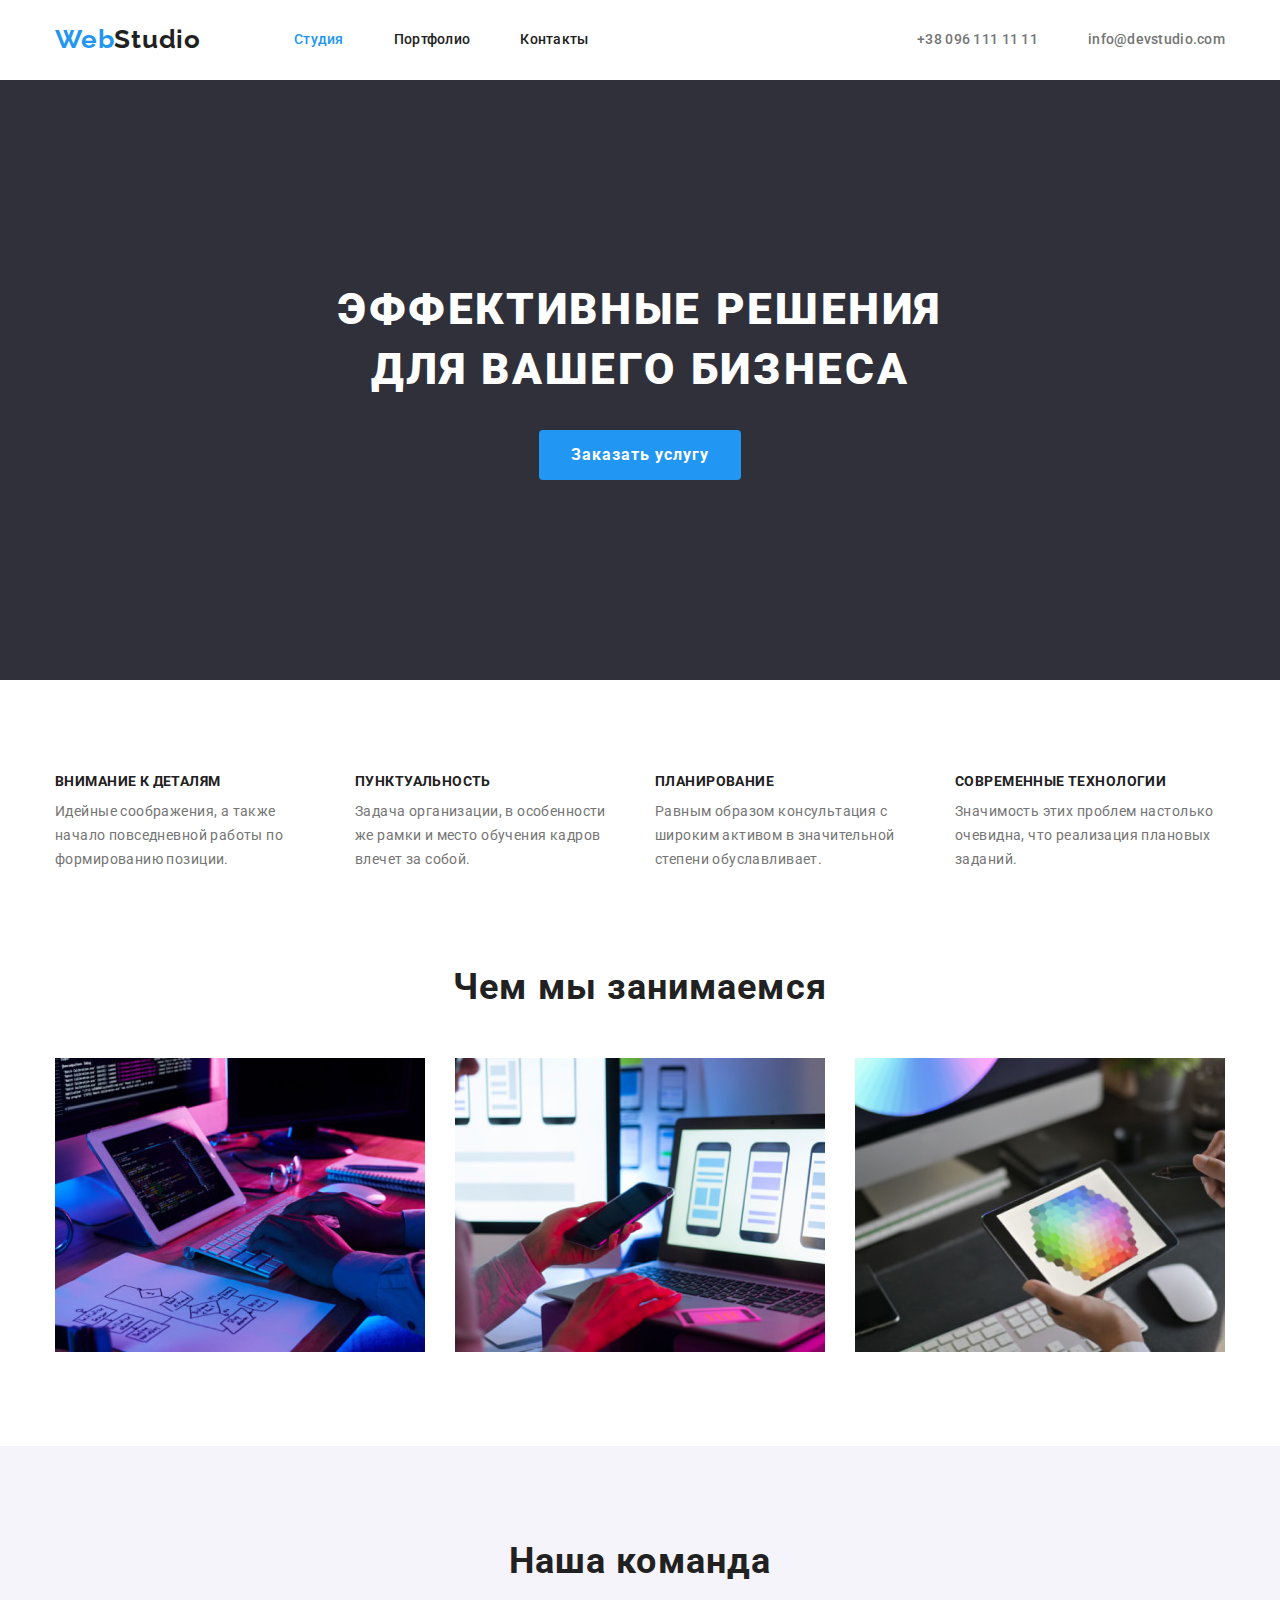
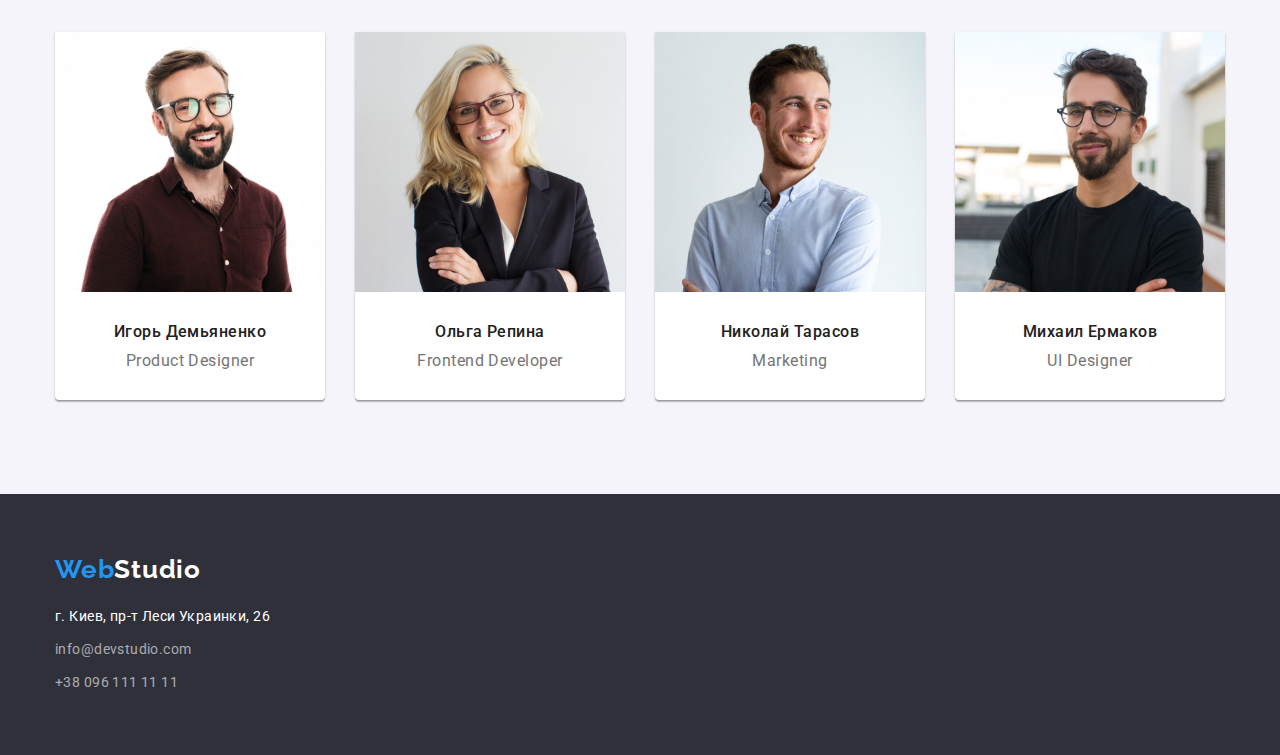
<file: index.html>
<!DOCTYPE html>
<html lang="ru">

<head>
    <meta charset="UTF-8" />
    <meta name="viewport" content="width=device-width, initial-scale=1.0" />
    <title>WebStudio</title>
    <link href="https://fonts.googleapis.com/css2?family=Roboto:wght@400;500;700;900&display=swap" rel="stylesheet">
    <link rel="stylesheet"
        href="https://cdnjs.cloudflare.com/ajax/libs/modern-normalize/1.0.0/modern-normalize.min.css" />
    <link rel="stylesheet" href="./css/primary.css">
    <link rel="stylesheet" href="./css/style.css">
</head>

<body>
    <!-- Шапка сайта -->
    <header>
        <div class="header container flex">
            <!-- Навигация по сайту -->
            <nav class="flex">
                <a class="logo-head link" href="./index.html" lang="en"><span class="logo-blue">Web</span>Studio</a>
                <ul class="headnav list flex">
                    <li class="li-item"><a class="current link" href="./index.html">Студия</a></li>
                    <li class="li-item"><a class="link" href="./portfolio.html" target="_blank">Портфолио</a></li>
                    <li class="li-item"><a class="link" href="#contacts">Контакты</a></li>
                </ul>
            </nav>
            <!-- Контакты -->
            <ul class="contacts list flex">
                <li class="li-item"><a class="link" href="tel:+380961111111">+38 096 111 11 11</a></li>
                <li class="li-item"><a class="link" href="mailto:info@devstudio.com">info@devstudio.com</a></li>
            </ul>
        </div>
    </header>
    <!-- Уникальный контент страницы веб студии -->
    <main>
        <!-- Герой -->
        <article class="hero">
            <div class="container">
                <h1>Эффективные решения для вашего бизнеса</h1>
                <button class="button" type="button">Заказать услугу</button>
            </div>
        </article>
        <!-- Раздел особенности -->
        <section class="features" id="studio">
            <div class="container">
                <h2 class="invisible">Особенности</h2>
                <ul class="list">
                    <li class="li-item">
                        <h3>Внимание к деталям</h3>
                        <p>
                            Идейные соображения, а также начало повседневной работы по
                            формированию позиции.
                        </p>
                    </li>
                    <li class="li-item">
                        <h3>Пунктуальность</h3>
                        <p>
                            Задача организации, в особенности же рамки и место обучения кадров
                            влечет за собой.
                        </p>
                    </li>
                    <li class="li-item">
                        <h3>Планирование</h3>
                        <p>
                            Равным образом консультация с широким активом в значительной
                            степени обуславливает.
                        </p>
                    </li>
                    <li class="li-item">
                        <h3>Современные технологии</h3>
                        <p>
                            Значимость этих проблем настолько очевидна, что реализация
                            плановых заданий.
                        </p>
                    </li>
                </ul>
            </div>
        </section>
        <!-- Раздел с перечнем услуг -->
        <section class="inside-section">
            <div class="container">
                <h2 class="section-title">Чем мы занимаемся</h2>
                <ul class="list">
                    <li class="li-item">
                        <a class="link" href="">
                            <img src="./images/activity_1.jpg" alt="Вёрстка макета" width="370" height="294" />
                        </a>
                    </li>
                    <li class="li-item">
                        <a class="link" href="">
                            <img src="./images/activity_2.jpg" alt="Фронт-энд разработка" width="370" height="294" />
                        </a>
                    </li>
                    <li class="li-item">
                        <a class="link" href="">
                            <img src="./images/activity_3.jpg" alt="Подбор палитры цветов" width="370" height="294" />
                        </a>
                    </li>
                </ul>
            </div>
        </section>
        <!-- Раздел команда -->
        <section class="section team">
            <div class="container">
                <h2 class="section-title">Наша команда</h2>
                <ul class="list">
                    <li class="li-item">
                        <a class="link" href="">
                            <img src="./images/team_1.jpg" alt="Фото Игоря Демьяненко" width="270" height="260" />
                            <h3>Игорь Демьяненко</h3>
                            <p lang="en">Product Designer</p>
                        </a>
                    </li>
                    <li class="li-item">
                        <a class="link" href="">
                            <img src="./images/team_2.jpg" alt="Фото Ольги Репиной" width="270" height="260" />
                            <h3>Ольга Репина</h3>
                            <p lang="en">Frontend Developer</p>
                        </a>
                    </li>
                    <li class="li-item">
                        <a class="link" href="">
                            <img src="./images/team_3.jpg" alt="Фото Николая Тарасова" width="270" height="260" />
                            <h3>Николай Тарасов</h3>
                            <p lang="en">Marketing</p>
                        </a>
                    </li>
                    <li class="li-item">
                        <a class="link" href="">
                            <img src="./images/team_4.jpg" alt="Фото Михаила Ермакова" width="270" height="260" />
                            <h3>Михаил Ермаков</h3>
                            <p lang="en">UI Designer</p>
                        </a>
                    </li>

                </ul>
            </div>
        </section>
    </main>
    <!-- Подвал сайта -->
    <footer class="footer-box" id="contacts">
        <div class="container">
            <a class="logo-foot link" href="./index.html" lang="en"><span class="logo-blue">Web</span>Studio</a>
            <!-- Адрес -->
            <address>
                <ul class="list">
                    <li class="li-item">
                        <a class="address link" href="https://goo.gl/maps/wrcbKTxBAtDXzAa49" target="_blank"
                            rel="noopener noreferer">г. Киев,
                            пр-т Леси Украинки, 26</a>
                    </li>
                    <li class="li-item"><a class="info link" href="mailto:info@devstudio.com">info@devstudio.com</a>
                    </li>
                    <li class="li-item"><a class="info link last-link" href="tel:+380961111111">+38 096 111 11 11</a>
                    </li>
                </ul>
            </address>
        </div>
    </footer>
</body>

</html>
</file>
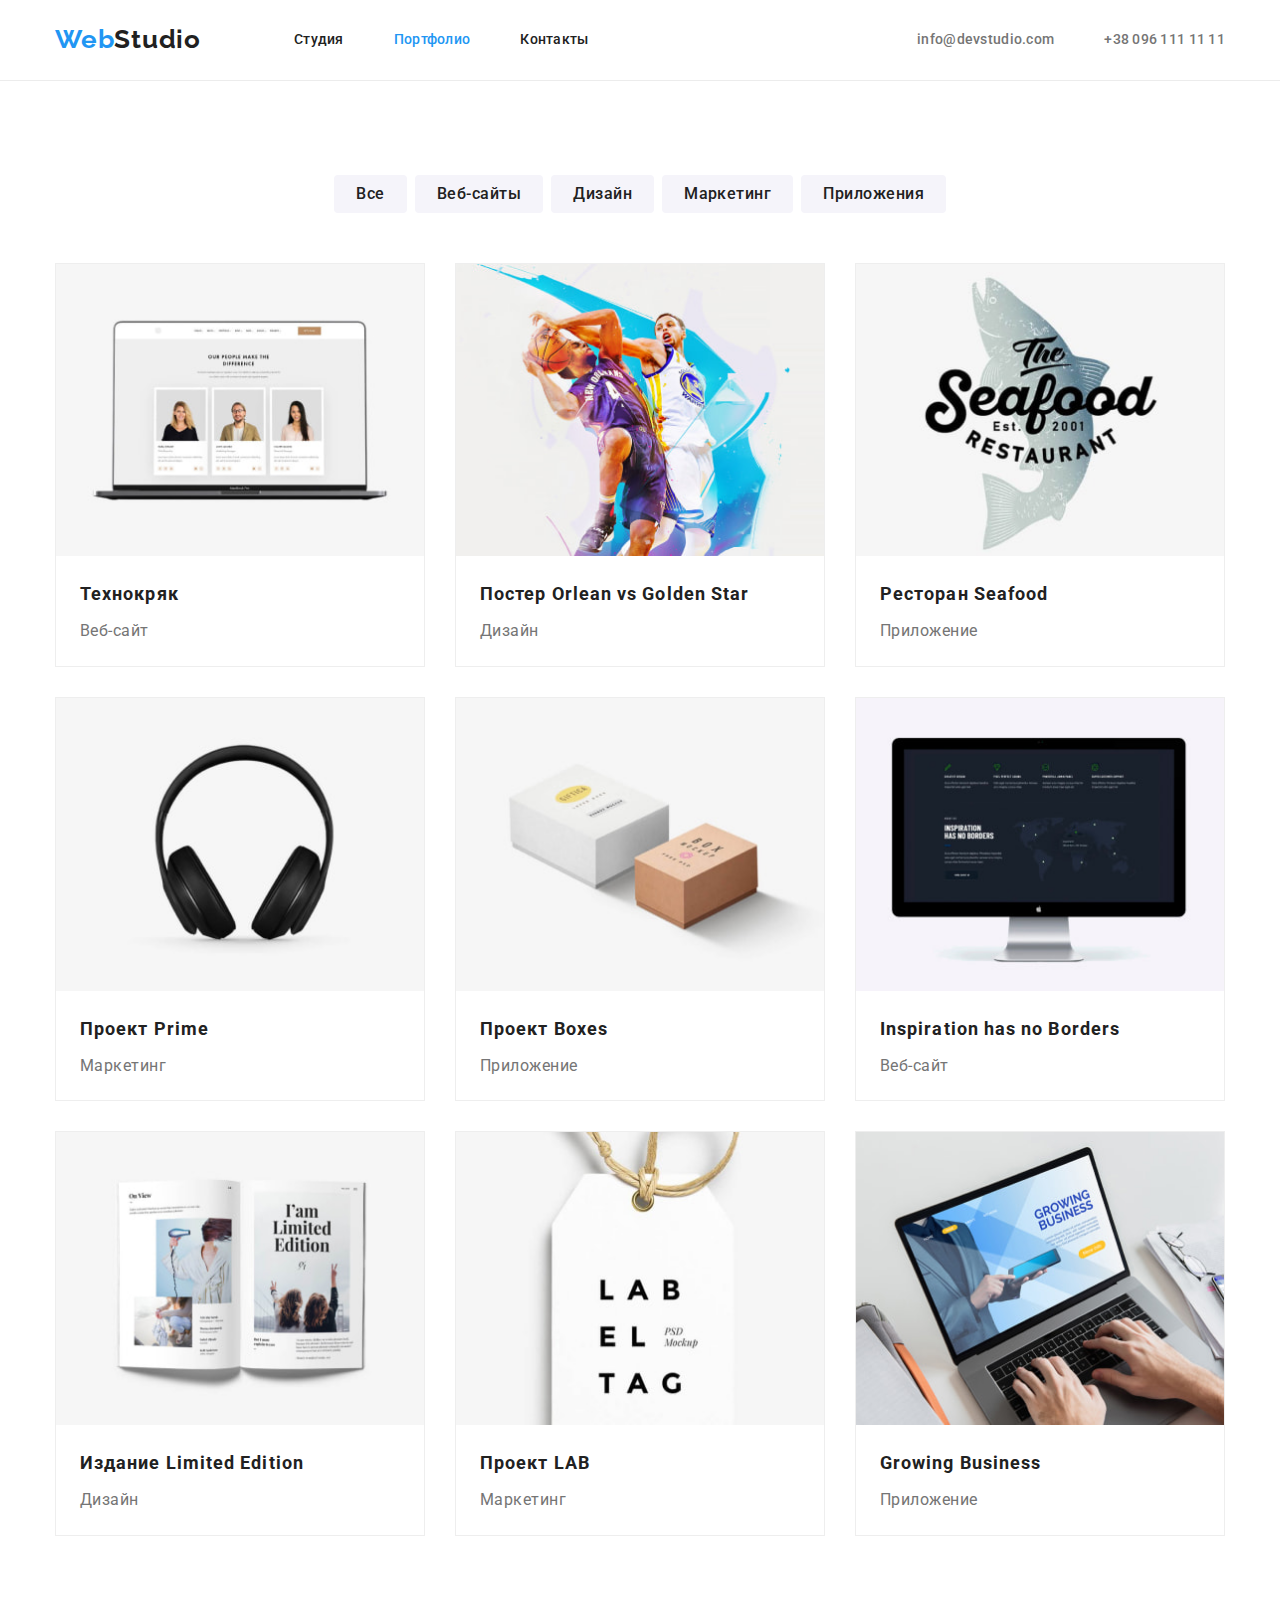
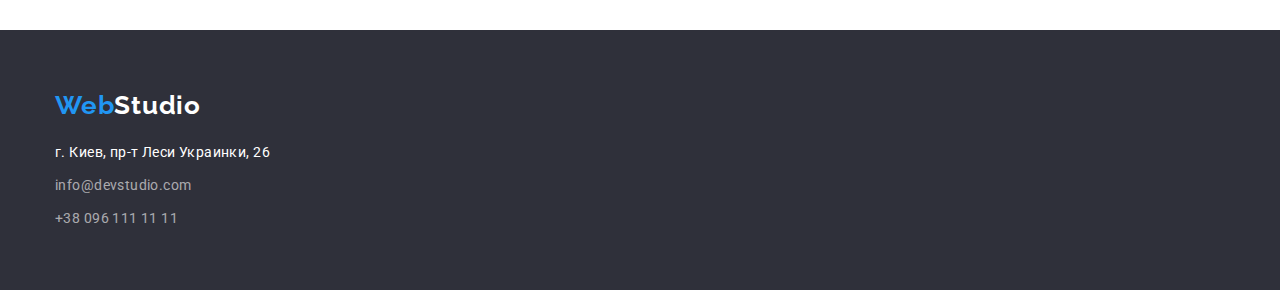
<file: portfolio.html>
<!DOCTYPE html>
<html lang="ru">

<head>
    <meta charset="UTF-8">
    <meta name="viewport" content="width=device-width, initial-scale=1.0">
    <title>Portfolio</title>
    <link href="https://fonts.googleapis.com/css2?family=Roboto:wght@400;500;700;900&display=swap" rel="stylesheet">
    <link rel="stylesheet"
        href="https://cdnjs.cloudflare.com/ajax/libs/modern-normalize/1.0.0/modern-normalize.min.css" />
    <link rel="stylesheet" href="./css/primary.css">
    <link rel="stylesheet" href="./css/style.css">
</head>

<body>
    <!-- Шапка сайта -->
    <header class="head-line">
        <div class="header container flex">
            <!-- Навигация -->
            <nav class="flex">
                <a class="logo-head link" href="./index.html" lang="en"><span class="logo-blue">Web</span>Studio</a>
                <ul class="headnav list flex">
                    <li class="li-item"><a class="link" href="./index.html" target="_blank">Студия</a></li>
                    <li class="li-item"><a class="current link" href="./portfolio.html">Портфолио</a></li>
                    <li class="li-item"><a class="link" href="#contacts">Контакты</a></li>
                </ul>
            </nav>
            <!-- Контакты -->
            <ul class="contacts list flex">
                <li class="li-item"><a class="link" href="mailto:info@devstudio.com">info@devstudio.com</a></li>
                <li class="li-item"><a class="link" href="tel:+380961111111">+38 096 111 11 11</a></li>
            </ul>
        </div>
    </header>
    <!-- Уникальный контент страницы портфолио-->
    <main>
        <div class="section">
            <h1 class="invisible">Портфолио Веб Студии</h1>
            <!-- Раздел фильтр -->
            <section class="filter">
                <div class="container">
                    <h2 hidden>Фильтр работ</h2>
                    <!-- Перечень фильтров работ -->
                    <ul class="list">
                        <li class="li-item"><button class="button" type="button">Все</button></li>
                        <li class="li-item"><button class="button" type="button">Веб-сайты</button></li>
                        <li class="li-item"><button class="button" type="button">Дизайн</button></li>
                        <li class="li-item"><button class="button" type="button">Маркетинг</button></li>
                        <li class="li-item"><button class="button" type="button">Приложения</button></li>
                    </ul>
                </div>
            </section>
            <!-- Раздел проекты -->
            <section class="projects">
                <div class="container">
                    <h2 class="invisible">Проекты</h2>
                    <!-- Список проектов -->
                    <ul class="list">
                        <li class="li-item">
                            <a class="link" href="">
                                <img src="./images/portfolio_1.jpg" alt="Изображение стартовой страницы сайта Технокряк"
                                    width="370" height="294">
                                <h3>Технокряк</h3>
                                <p>Веб-сайт</p>
                            </a>
                        </li>
                        <li class="li-item">
                            <a class="link" href="">
                                <img src="./images/portfolio_2.jpg" alt="Постер с изображением баскетболистов"
                                    width="370" height="294">
                                <h3>Постер <span lang="en">Orlean vs Golden Star</span> </h3>
                                <p>Дизайн</p>
                            </a>
                        </li>
                        <li class="li-item">
                            <a class="link" href="">
                                <img src="./images/portfolio_3.jpg" alt="Изображение рекламы ресторана" width="370"
                                    height="294">
                                <h3>Ресторан <span lang="en">Seafood</span></h3>
                                <p>Приложение</p>
                            </a>
                        </li>
                        <li class="li-item">
                            <a class="link" href="">
                                <img src="./images/portfolio_4.jpg" alt="Изображение наушников Prime" width="370"
                                    height="294">
                                <h3>Проект <span lang="en">Prime</span></h3>
                                <p>Маркетинг</p>
                            </a>
                        </li>
                        <li class="li-item">
                            <a class="link" href="">
                                <img src="./images/portfolio_5.jpg" alt="Изображение проекта Boxes" width="370"
                                    height="294">
                                <h3>Проект <span lang="en">Boxes</span></h3>
                                <p>Приложение</p>
                            </a>
                        </li>
                        <li class="li-item">
                            <a class="link" href="">
                                <img src="./images/portfolio_6.jpg" alt="Изображение сайта Inspiration has no Borders"
                                    width="370" height="294">
                                <h3 lang="en">Inspiration has no Borders</h3>
                                <p>Веб-сайт</p>
                            </a>
                        </li>
                        <li class="li-item">
                            <a class="link" href="">
                                <img src="./images/portfolio_7.jpg" alt="Изображение дизайна журнала" width="370"
                                    height="294">
                                <h3>Издание <span lang="en">Limited Edition</span></h3>
                                <p>Дизайн</p>
                            </a>
                        </li>
                        <li class="li-item">
                            <a class="link" href="">
                                <img src="./images/portfolio_8.jpg" alt="Рекламный проект LAB" width="370" height="294">
                                <h3>Проект <span lang="en">LAB</span></h3>
                                <p>Маркетинг</p>
                            </a>
                        </li>
                        <li class="li-item">
                            <a class="link" href="">
                                <img src="./images/portfolio_9.jpg" alt="Изображение приложения Growing Business"
                                    width="370" height="294">
                                <h3 lang="en">Growing Business</h3>
                                <p>Приложение</p>
                            </a>
                        </li>
                    </ul>
                </div>
            </section>
        </div>
    </main>
    <!-- Подвал страницы -->
    <footer class="footer-box" id="contacts">
        <div class="container">
            <a class="logo-foot link" href="./index.html" lang="en"><span class="logo-blue">Web</span>Studio</a>
            <!-- Адрес -->
            <address>
                <ul class="list">
                    <li class="li-item">
                        <a class="address link" href="https://goo.gl/maps/wrcbKTxBAtDXzAa49" target="_blank"
                            rel="noopener noreferer">г. Киев,
                            пр-т Леси Украинки, 26</a>
                    </li>
                    <li class="li-item"><a class="info link" href="mailto:info@devstudio.com">info@devstudio.com</a>
                    </li>
                    <li class="li-item"><a class="info link last-link" href="tel:+380961111111">+38 096 111 11 11</a>
                    </li>
                </ul>
            </address>
        </div>
    </footer>
</body>

</html>
</file>
<file: css/primary.css>
/* Подключение шрифта из папки */
@font-face {
  font-family: 'Raleway';
  font-style: normal;
  font-weight: 700;
  src: url('../fonts/raleway/raleway-v18-latin-700.eot');
  src: local(''),
    url('../fonts/raleway/raleway-v18-latin-700.eot?#iefix')
      format('embedded-opentype'),
    url('../fonts/raleway/raleway-v18-latin-700.woff2') format('woff2'),
    url('../fonts/raleway/raleway-v18-latin-700.woff') format('woff'),
    url('../fonts/raleway/raleway-v18-latin-700.ttf') format('truetype'),
    url('../fonts/raleway/raleway-v18-latin-700.svg#Raleway') format('svg');
}

/* Делаем картинки блочными */
img {
  display: block;
  max-width: 100%;
  height: auto;
}

/* Палитра цветов */
:root {
  --main-color: #757575;
  --heading-color: #212121;
  --active-color: #2196f3;
  --secondary-color: #ffffff;
  --footer-color: rgba(255, 255, 255, 0.6);
  --background: #2f303a;
  --light-background: #f5f4fa;
  --line-header: #ececec;
  --light-line: #eeeeee;
}

/* Типография */
h1,
h2,
h3,
h4,
h5,
h6 {
  color: var(--heading-color);
  margin: 0;
  padding: 0;
}

.invisible {
  position: absolute !important;
  clip: rect(1px 1px 1px 1px);
  clip: rect(1px, 1px, 1px, 1px);
  padding: 0 !important;
  border: 0 !important;
  height: 1px !important;
  width: 1px !important;
  overflow: hidden;
}

/* Убрать подчёркивания у ссылок */
.link {
  text-decoration: none;
}

/* Убрать маркировку списков */
.list {
  list-style: none;
  margin: 0;
  padding: 0;
}

/* Задаём ширину остовного контейнера */
.container {
  width: 1200px;
  padding-left: 15px;
  padding-right: 15px;
  margin-left: auto;
  margin-right: auto;
}

/* Стиль хэдера */
.header {
  padding-top: 24px;
  padding-bottom: 25px;
}

.flex {
  display: flex;
  align-items: center;
}

.headnav .li-item + .li-item {
  margin-left: 50px;
}

.headnav {
  margin-left: 93px;
}

.contacts .li-item + .li-item {
  margin-left: 50px;
}

.contacts {
  margin-left: auto;
}

.head-line {
  border-bottom: 1px solid var(--line-header);
}

/* Основные стили */
body {
  background-color: var(--secondary-color);
  color: var(--main-color);

  font-family: 'Roboto', sans-serif;
  font-size: 14px;
  line-height: 1.71;
  letter-spacing: 0.03em;
}

/* Логотип шапки*/
.logo-head {
  color: var(--heading-color);
  font-family: 'Raleway', sans-serif;
  font-weight: 700;
  font-size: 26px;
  line-height: 1.19;
  letter-spacing: 0.03em;
}

.logo-blue {
  color: var(--active-color);
}

/* Логотип футера */
.logo-foot {
  display: inline-block;
  margin-bottom: 20px;
  color: var(--secondary-color);
  font-family: 'Raleway', sans-serif;
  font-weight: 700;
  font-size: 26px;
  line-height: 1.19;
  letter-spacing: 0.03em;
}

/* Стили для шапки */
.headnav .link {
  color: var(--heading-color);
  font-weight: 500;
  line-height: 1.14;
  letter-spacing: 0.02em;
}

.headnav .link:hover,
.headnav .link:focus {
  color: var(--active-color);
}

.contacts .link {
  color: var(--main-color);
  font-weight: 500;
  line-height: 1.14;
  letter-spacing: 0.02em;
}

.contacts .link:hover,
.contacts .link:focus {
  color: var(--active-color);
}

.headnav .current {
  color: var(--active-color);
}

/* Стили для подвала */
.footer-box {
  background-color: var(--background);
  padding-top: 60px;
  padding-bottom: 60px;
}

.address {
  color: var(--secondary-color);
}

.info {
  color: var(--footer-color);
}

/* Стили для адреса в футере */
.footer-box .list {
  display: inline-block;
  font-style: normal;
  font-size: 14px;
  line-height: 1.71;
  letter-spacing: 0.03em;
}

.footer-box .li-item + .li-item {
  margin-top: 9px;
}

.address:hover,
.address:focus,
.info:hover,
.info:focus {
  color: var(--active-color);
}
</file>
<file: css/style.css>
/* Стили для первой страницы */
.hero {
  background-color: var(--background);
  text-align: center;
  height: 600px;
  display: flex;
  align-items: center;
}

/* Внутренние отступы секций */
.section {
  padding-top: 94px;
  padding-bottom: 94px;
}

.inside-section {
  margin-top: 94px;
  padding-bottom: 94px;
}

/* Стиль перевого заголовка в герое */
.hero h1 {
  max-width: 696px;
  margin-left: auto;
  margin-right: auto;
  color: var(--secondary-color);
  font-weight: 900;
  font-size: 44px;
  line-height: 1.36;
  letter-spacing: 0.06em;
  text-transform: uppercase;
}

/* Стилизация кнопки в герое */
.hero .button {
  display: inline-block;
  border-radius: 4px;
  padding: 10px 32px;
  margin-top: 30px;
  font-family: 'Roboto', sans-serif;
  color: var(--secondary-color);
  background-color: var(--active-color);
  border: none;
  font-weight: 700;
  font-size: 16px;
  line-height: 1.87;
  letter-spacing: 0.06em;
  text-align: center;
}

/* Стили заголовков №2 */
.section-title {
  margin-bottom: 50px;
  font-weight: 700;
  font-size: 36px;
  line-height: 1.17;
  text-align: center;
  letter-spacing: 0.03em;
}

/* Стиль заголовкам раздела особенности */

.features {
  padding-top: 94px;
}

.features h3 {
  font-weight: 700;
  font-size: 14px;
  line-height: 1.14;
  letter-spacing: 0.03em;
  text-transform: uppercase;
}

.features p,
.team p {
  margin-top: 10px;
  margin-bottom: 0px;
}

.features .li-item {
  max-width: 270px;
}

.features .list {
  display: flex;
  flex-wrap: wrap;
}

.features .li-item {
  width: calc((100% - 90px) / 4);
}

.features .li-item:not(:nth-child(4n)) {
  margin-right: 30px;
}

.features .li-item:not(:nth-last-child(-n + 4)) {
  margin-bottom: 30px;
}

/* Раздел чем мы занимаемся */
.inside-section .list {
  display: flex;
  flex-wrap: wrap;
}

.inside-section .li-item:not(:nth-child(3n)) {
  margin-right: 30px;
}

.inside-section .li-item:not(:nth-last-child(-n + 3)) {
  margin-bottom: 30px;
}

/* Стили для раздела наша команда */
.team {
  background-color: var(--light-background);
}
.team .list {
  display: flex;
  flex-wrap: wrap;
  align-items: flex-start;
}

.team .li-item {
  background: var(--secondary-color);
  box-shadow: 0px 1px 3px rgba(0, 0, 0, 0.12), 0px 1px 1px rgba(0, 0, 0, 0.14),
    0px 2px 1px rgba(0, 0, 0, 0.2);
  border-radius: 0px 0px 4px 4px;
  width: calc((100% - 90px) / 4);
}

.team .li-item:not(:nth-child(4n)) {
  margin-right: 30px;
}

.team .li-item:not(:nth-last-child(-n + 4)) {
  margin-bottom: 30px;
}

.team h3 {
  font-weight: 500;
  font-size: 16px;
  line-height: 1.19;
  text-align: center;
  letter-spacing: 0.03em;
  margin-top: 30px;
  margin-bottom: 10px;
}

.team p {
  color: var(--main-color);
  font-size: 16px;
  line-height: 1.19;
  text-align: center;
  letter-spacing: 0.03em;
  margin-bottom: 30px;
}

/* Стили для второй страницы - портфолио */

/* Стили для списка кнопок фильтра */
.filter {
  margin-bottom: 50px;
}

.filter .button {
  display: inline-block;
  min-width: 73px;
  font-family: 'Roboto', sans-serif;
  color: var(--heading-color);
  background-color: var(--light-background);
  border: none;
  font-weight: 500;
  font-size: 16px;
  line-height: 1.62;
  text-align: center;
  letter-spacing: 0.03em;
  border-radius: 4px;
  padding: 6px 22px;
}

.filter .button:hover,
.filter .button:focus {
  color: var(--secondary-color);
  background-color: var(--active-color);
  border: none;
  box-shadow: 0px 3px 1px rgba(0, 0, 0, 0.1), 0px 1px 2px rgba(0, 0, 0, 0.08),
    0px 2px 2px rgba(0, 0, 0, 0.12);
}

.filter .list {
  display: flex;
  flex-wrap: wrap;
  justify-content: center;
}

.filter .li-item + .li-item {
  margin-left: 8px;
}
/* Стили для секции проекты */

.projects h3 {
  font-weight: 700;
  font-size: 18px;
  line-height: 2;
  letter-spacing: 0.06em;
  margin-left: 24px;
  margin-right: 24px;
  margin-top: 20px;
  margin-bottom: 4px;
}

.projects p {
  color: var(--main-color);
  font-size: 16px;
  line-height: 1.87;
  letter-spacing: 0.03em;
  margin-left: 24px;
  margin-right: 24px;
  margin-top: 0px;
  margin-bottom: 20px;
}

.projects .list {
  display: flex;
  flex-wrap: wrap;
}

.projects .li-item {
  width: calc((100% - 60px) / 3);
  border: 1px solid var(--light-line);
}

.projects .li-item:not(:nth-child(3n)) {
  margin-right: 30px;
}

.projects .li-item:not(:nth-last-child(-n + 3)) {
  margin-bottom: 30px;
}
</file>
